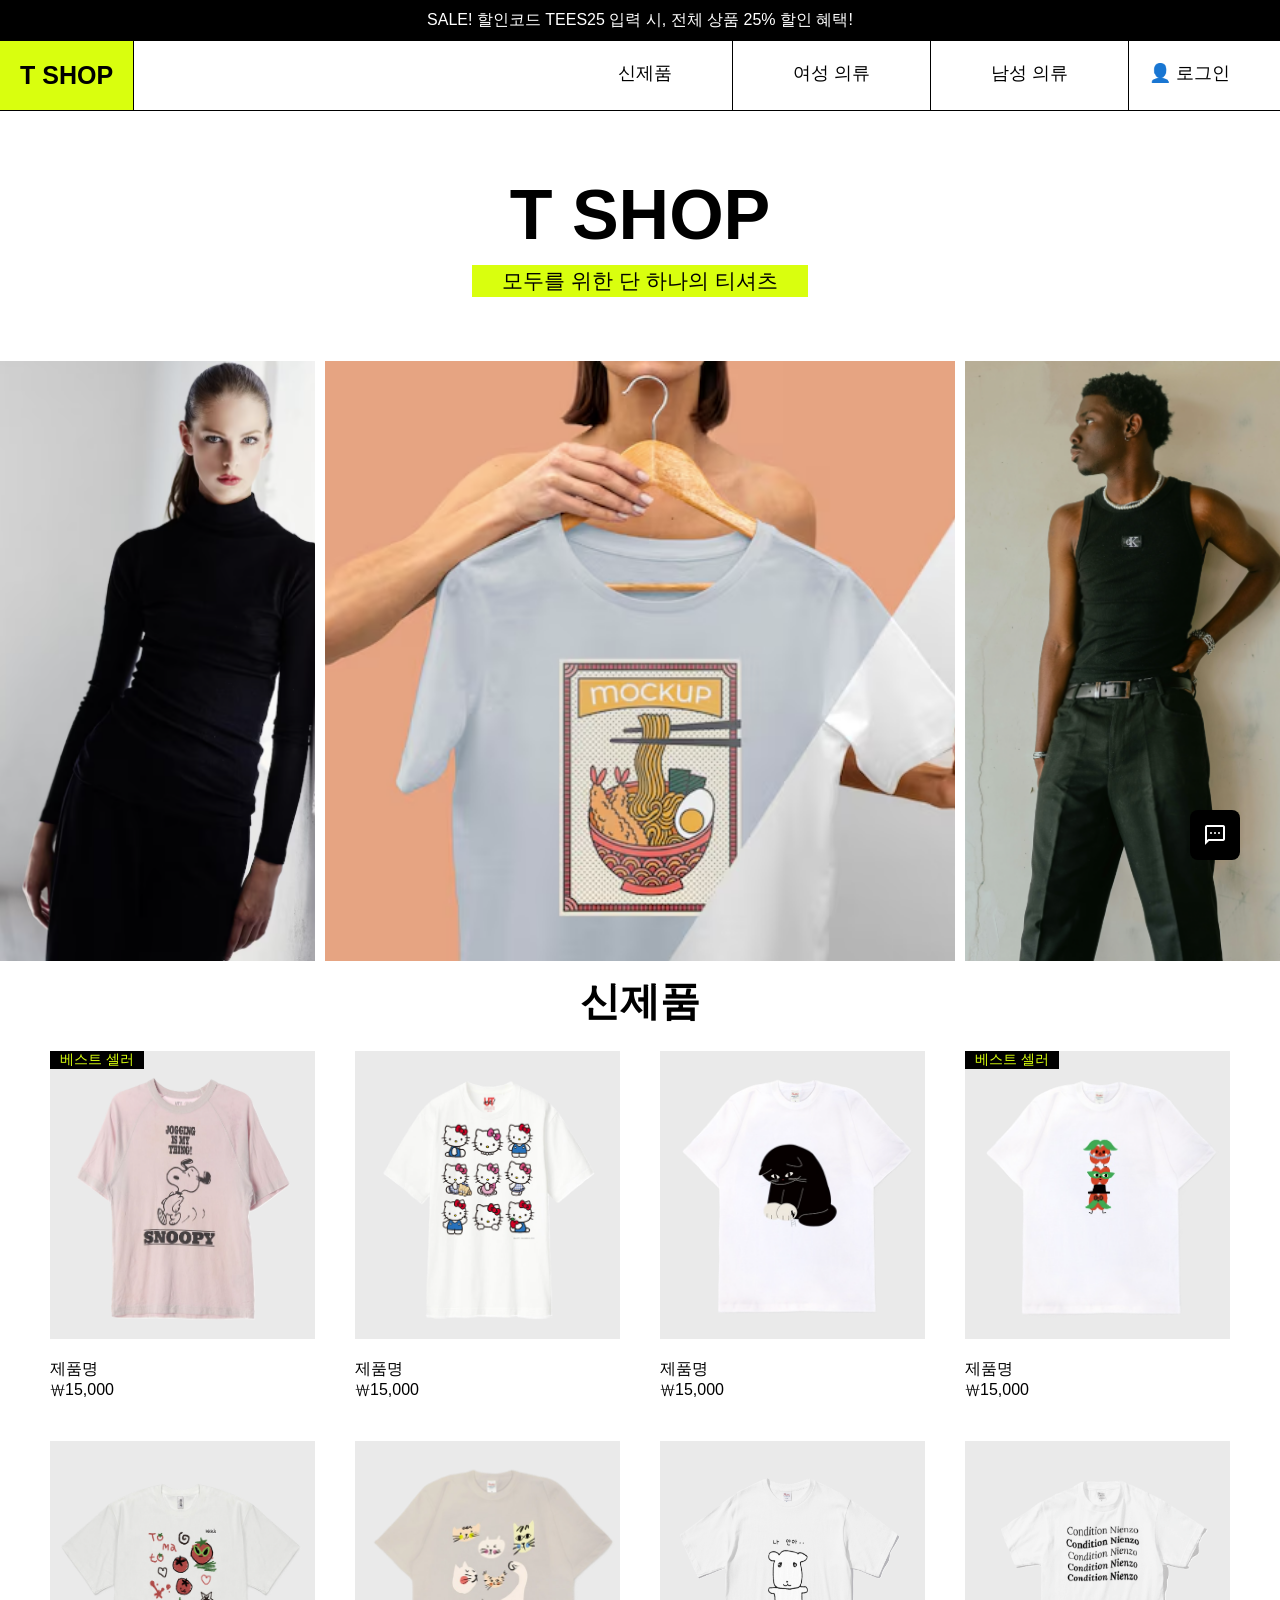
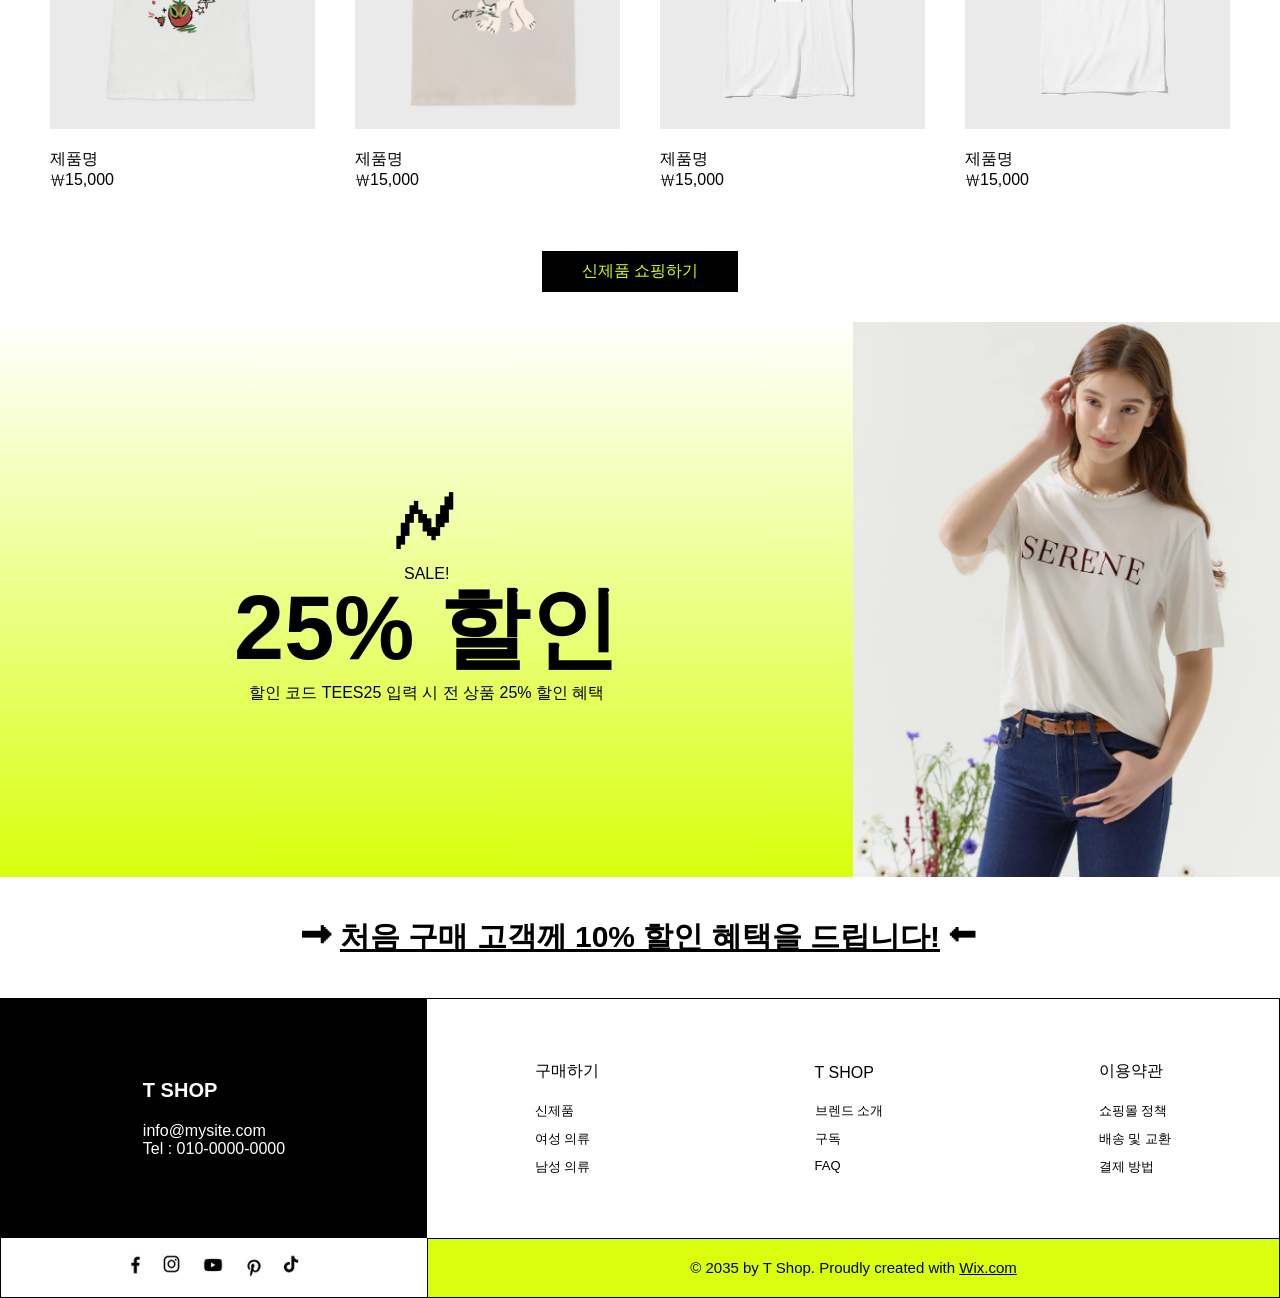
<file: index.html>
<!doctype html>
<html lang="ko">
  <head>
    <meta charset="UTF-8" />
    <meta name="viewport" content="width=device-width, initial-scale=1.0" />
    <link
      rel="stylesheet"
      href="https://fonts.googleapis.com/css2?family=Material+Symbols+Outlined:opsz,wght,FILL,GRAD@24,400,0,0&icon_names=sms"
    />
    <link rel="stylesheet" href="./style.css" />
    <title>shopping-djh</title>
  </head>
  <body>
    <div class="container">
      <div class="header-info">
        <p>SALE! 할인코드 TEES25 입력 시, 전체 상품 25% 할인 혜택!</p>
      </div>

      <div class="header">
        <a href="" class="header-logo">T SHOP</a>
        <div class="header-box">
          <div class="header-category">
            <a href=""><span>신제품</span></a>
            <a href=""><span>여성 의류</span></a>
            <a href=""><span>남성 의류</span></a>
          </div>

          <div class="login">
            <a href="./login/login.html">👤 로그인</a>
          </div>
        </div>
      </div>

      <div class="header-title">
        <h1>T SHOP</h1>
        <p>모두를 위한 단 하나의 티셔츠</p>
      </div>

      <!-- 메인 이미지 -->
      <div class="main-img">
        <div
          class="title-img"
          style="background-image: url(&quot;../img/woman.png&quot;)"
        >
          <span class="title-info">여성 의류 쇼핑하기</span>
        </div>

        <div
          class="title-img"
          style="background-image: url(&quot;../img/t-shirt.png&quot;)"
        >
          <span class="title-info">신제품 쇼핑하기</span>
        </div>

        <div
          class="title-img"
          style="background-image: url(&quot;../img/man.png&quot;)"
        >
          <span class="title-info">남성 의류 쇼핑하기</span>
        </div>
      </div>

      <div class="main-title">
        <h1>신제품</h1>
      </div>

      <!-- 상품 리스트 -->
      <div class="main-content" id="main">
        <div class="card">
          <div class="item">
            <img src="../img/t1.png" alt="" />
            <span class="best">베스트 셀러</span>
          </div>

          <div class="price">
            <p>제품명</p>
            <p>₩15,000</p>
          </div>
        </div>

        <div class="card">
          <div class="item"><img src="../img/t2.png" alt="" /></div>
          <div class="price">
            <p>제품명</p>
            <p>₩15,000</p>
          </div>
        </div>

        <div class="card">
          <div class="item"><img src="../img/t3.png" alt="" /></div>
          <div class="price">
            <p>제품명</p>
            <p>₩15,000</p>
          </div>
        </div>

        <div class="card">
          <div class="item">
            <img src="../img/t4.png" alt="" />
            <span class="best">베스트 셀러</span>
          </div>
          <div class="price">
            <p>제품명</p>
            <p>₩15,000</p>
          </div>
        </div>

        <div class="card">
          <div class="item"><img src="../img/t5.png" alt="" /></div>
          <div class="price">
            <p>제품명</p>
            <p>₩15,000</p>
          </div>
        </div>

        <div class="card">
          <div class="item"><img src="../img/t6.png" alt="" /></div>
          <div class="price">
            <p>제품명</p>
            <p>₩15,000</p>
          </div>
        </div>

        <div class="card">
          <div class="item"><img src="../img/t7.png" alt="" /></div>
          <div class="price">
            <p>제품명</p>
            <p>₩15,000</p>
          </div>
        </div>

        <div class="card">
          <div class="item"><img src="../img/t8.png" alt="" /></div>
          <div class="price">
            <p>제품명</p>
            <p>₩15,000</p>
          </div>
        </div>
      </div>

      <div class="bottom-btn">
        <a href="#main">신제품 쇼핑하기</a>
      </div>

      <div class="sub-main">
        <div class="sub-main-title">
          <p class="sub-main-title-1">🗲</p>

          <p>SALE!</p>
          <p class="sale-title">25% 할인</p>

          <p class="sale-sub">할인 코드 TEES25 입력 시 전 상품 25% 할인 혜택</p>
        </div>
        <div class="sub-main-img"></div>
      </div>

      <div class="bottom-title">
        <span class="bottom-text"
          >➡ <a href="">처음 구매 고객께 10% 할인 혜택을 드립니다!</a> ⬅</span
        >
      </div>

      <div class="footer">
        <div class="footer-card1">
          <div class="footer-card1-info">
            <span>T SHOP</span>
            <p>
              info@mysite.com
              <br />
              Tel : 010-0000-0000
            </p>
          </div>
        </div>
        <div class="footer-card2">
          <div class="footer-card2-info">
            <span>구매하기</span>
            <div class="footer-card2-sub-info">
              <span>신제품</span>
              <span>여성 의류</span>
              <span>남성 의류</span>
            </div>
          </div>

          <div class="footer-card2-info">
            <span>T SHOP</span>
            <div class="footer-card2-sub-info">
              <span>브렌드 소개</span>
              <span>구독</span>
              <span>FAQ</span>
            </div>
          </div>

          <div class="footer-card2-info">
            <span>이용약관</span>
            <div class="footer-card2-sub-info">
              <span>쇼핑몰 정책</span>
              <span>배송 및 교환</span>
              <span>결제 방법</span>
            </div>
          </div>
        </div>
        <div class="footer-card3">
          <ul class="footer-card3-list">
            <li>
              <a href="https://www.facebook.com/wix" target="_blank"
                ><img src="../img/face.png" alt="facebook"
              /></a>
            </li>
            <li>
              <a href="https://www.facebook.com/wix" target="_blank"
                ><img src="../img/insta.png" alt="insta"
              /></a>
            </li>
            <li>
              <a href="https://www.facebook.com/wix" target="_blank"
                ><img src="../img/youtube.png" alt="youtube"
              /></a>
            </li>
            <li>
              <a href="https://www.facebook.com/wix" target="_blank"
                ><img src="../img/circle.png" alt="circle"
              /></a>
            </li>
            <li>
              <a href="https://www.facebook.com/wix" target="_blank"
                ><img src="../img/ticiok.png" alt="ticiok"
              /></a>
            </li>
          </ul>
        </div>
        <div class="footer-card4">
          <span>
            © 2035 by T Shop. Proudly created with
            <a href="" target="_blank">Wix.com</a></span
          >
        </div>
      </div>
      <a href="" class="chat-a"
        ><span class="material-symbols-outlined chat-icon"> sms </span></a
      >
      <div class="chat"></div>
    </div>
  </body>
</html>
</file>
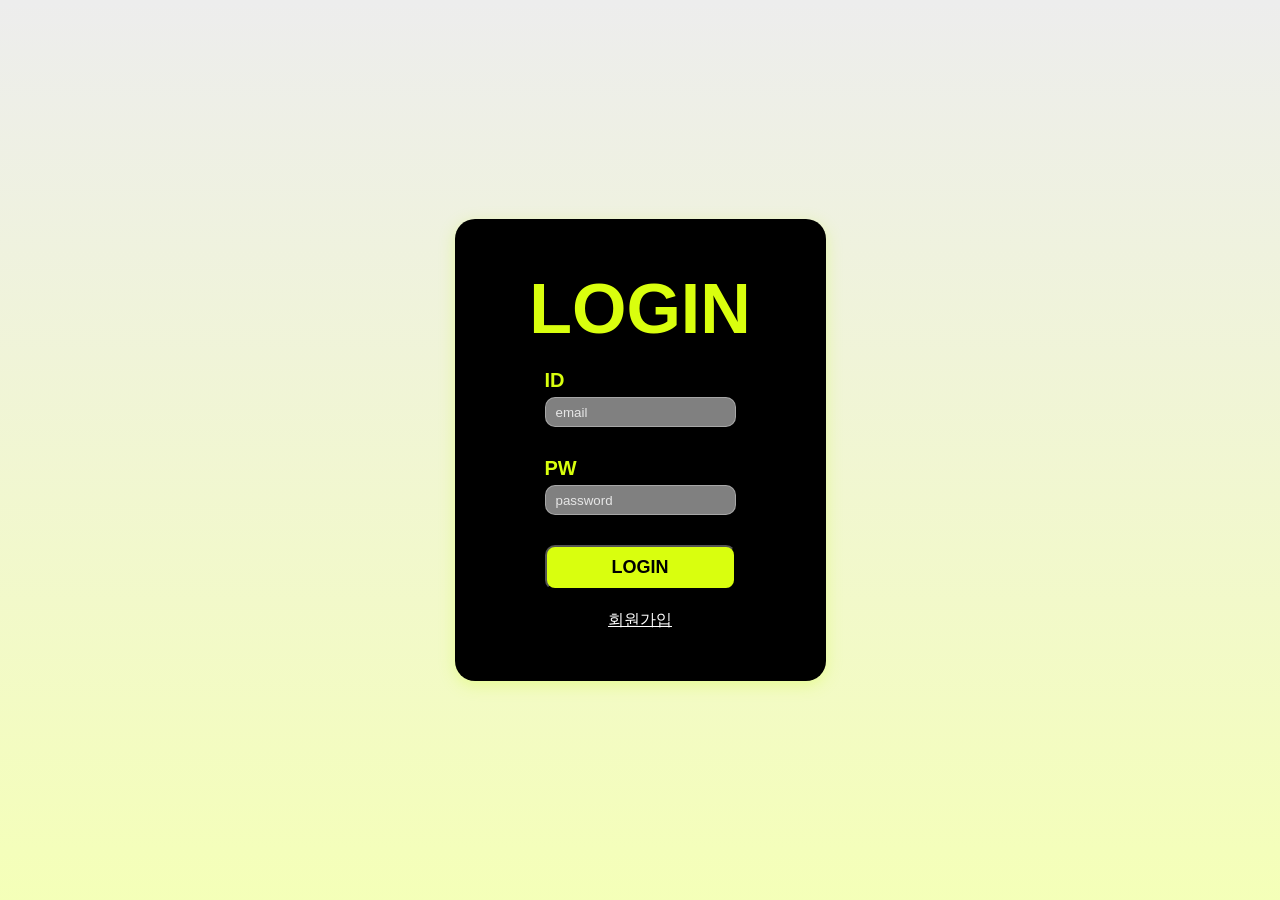
<file: login/login.html>
<!doctype html>
<html lang="ko">
  <head>
    <meta charset="UTF-8" />
    <meta name="viewport" content="width=device-width, initial-scale=1.0" />
    <link rel="stylesheet" href="./login.css" />
    <title>test7-login</title>
  </head>
  <body>
    <div class="container">
      <div class="login">
        <h1>LOGIN</h1>
        <form action="">
          <div class="login-form">
            <div class="id-form">
              <label for="user-id">ID</label>
              <input type="email" id="user-id" placeholder="email" required />
            </div>

            <div class="pw-form">
              <label for="user-pw">PW</label>
              <input
                type="password"
                id="user-pw"
                placeholder="password"
                required
              />
            </div>
            <button type="submit" class="login-btn">LOGIN</button>
          </div>
        </form>
        <a href="../signup/signup.html" class="signup">회원가입</a>
      </div>
    </div>
  </body>
</html>
</file>
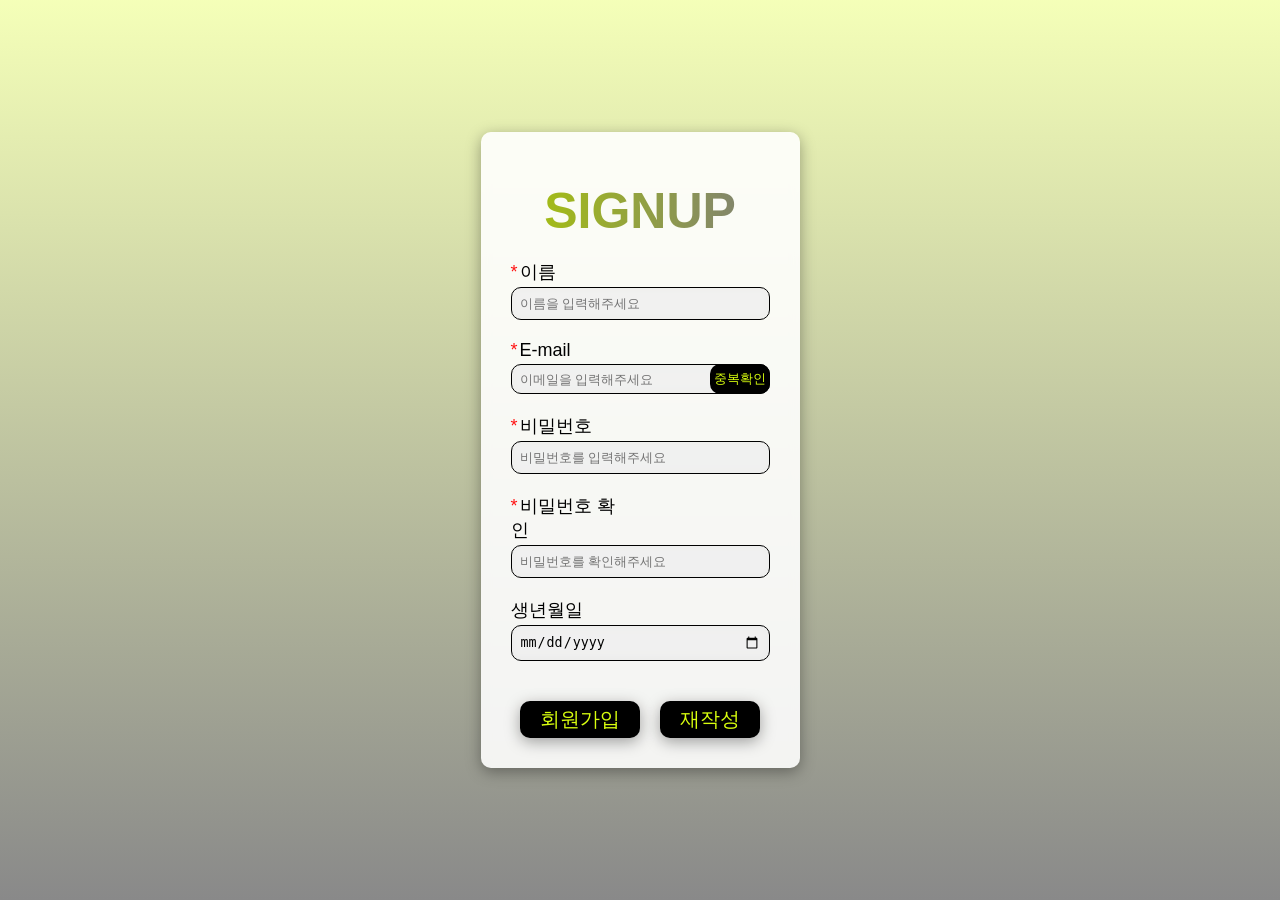
<file: signup/signup.html>
<!doctype html>
<html lang="ko">
  <head>
    <meta charset="UTF-8" />
    <meta name="viewport" content="width=device-width, initial-scale=1.0" />
    <link rel="stylesheet" href="./signup.css" />
    <title>test7-signup</title>
  </head>
  <body>
    <div class="container">
      <div class="signup">
        <h1>SIGNUP</h1>

        <form action="">
          <div class="signup-form">
            <div class="user-name user">
              <label for="name" class="req">이름</label>
              <input
                type="text"
                id="name"
                required
                placeholder="이름을 입력해주세요"
              />
            </div>

            <div class="user-email user">
              <label for="email" class="req">E-mail</label>
              <div class="email-chk">
                <input
                  type="email"
                  id="email"
                  required
                  placeholder="이메일을 입력해주세요"
                />
                <button type="submit" class="emailchk">중복확인</button>
              </div>
            </div>

            <div class="user-pw user">
              <label for="pw" class="req">비밀번호</label>
              <input
                type="password"
                id="pw"
                required
                placeholder="비밀번호를 입력해주세요"
              />
            </div>

            <div class="user-pwck user">
              <label for="pwck" class="req">비밀번호 확인</label>
              <input
                type="password"
                id="pwck"
                required
                placeholder="비밀번호를 확인해주세요"
              />
            </div>

            <div class="user-birth user">
              <label for="birth">생년월일</label>
              <input type="date" id="birth" />
            </div>

            <div class="signup-btn">
              <button type="submit" class="sign-btn">회원가입</button>
              <button type="reset" class="reset-btn">재작성</button>
            </div>
          </div>
        </form>
      </div>
    </div>
  </body>
</html>
</file>
<file: style.css>
* {
  margin: 0;
  padding: 0;
  box-sizing: border-box;
}

body {
  white-space: nowrap;
  font-family: 'Segoe UI', Tahoma, Geneva, Verdana, sans-serif;
}

.header-info {
  background-color: #000;
  color: #fff;
  padding: 10px;
  text-align: center;
}

.header {
  display: flex;
  justify-content: space-between;
  gap: 50px;
  /* 화면 줄어들어도 줄바꿈 방지해줌 */
  white-space: nowrap;
  border-bottom: 1px solid #000;
}

.header-box {
  display: flex;
  gap: 20px;
}

.header-logo {
  color: #000;
}

.header-category {
  display: flex;
  align-items: stretch;
  font-size: 18px;
}

.header-category > a {
  display: block;
  padding: 20px 60px;
  border-right: 1px solid #000;
  text-decoration: none;
  color: #000;
}

.header-category > a:hover {
  color: #d9ff0e;
  background-color: #000;
}

.header-logo {
  border-right: 1px solid #000;
  padding: 20px;
  font-size: 25px;
  font-weight: 600;
  background-color: #d9ff0e;
  text-decoration: none;
}

.login {
  display: flex;
  justify-content: center;
  padding: 20px 50px 0 0;
  font-size: 18px;
}

.login > a {
  text-decoration: none;
  color: #000;
}

.header-title {
  display: flex;
  flex-direction: column;
  justify-content: center;
  align-items: center;
  height: 250px;
  gap: 10px;
}

.header-title > h1 {
  font-size: 70px;
  font-weight: 900;
}

.header-title > p {
  font-size: 21px;
  padding: 2px 30px;
  display: inline-block; /* 배경이 글자 길이에 맞게 설정되도록 권장 */

  /* 기본 배경색 대신 그라데이션 사용 */
  background-image: linear-gradient(#d9ff0e, #d9ff0e);
  background-repeat: no-repeat;
  background-size: 0% 100%; /* 처음에는 너비가 0 */
  background-position: left; /* 왼쪽에서 시작 */

  /* 애니메이션 실행 */
  animation: draw-line 0.8s ease-out forwards;
}

/* 슥 긋는 애니메이션 정의 */
@keyframes draw-line {
  to {
    background-size: 100% 100%; /* 마지막엔 100% 채워짐 */
  }
}
.main-img {
  display: grid;
  grid-template-columns: 1fr 2fr 1fr;
  gap: 10px;
}

.title-img {
  background-position: top;
  background-repeat: no-repeat;
  background-size: cover;
  height: 600px;
  position: relative; /* 추가 (중요) */
  display: flex;
  justify-content: center;
  align-items: flex-end;
  padding-bottom: 50px;
}

.title-img::after {
  content: '';
  position: absolute;
  inset: 0;
  background: linear-gradient(#ffffff00 30%, #dbff0e5d);
  opacity: 0;
  transition: all 0.5s;
}

.title-img:hover::after {
  opacity: 1;
}

.title-info {
  color: #fff;
  font-size: 20px;
  display: none;
  white-space: nowrap;
}

.title-img:nth-child(2) .title-info {
  color: #000;
}

.title-img:hover .title-info {
  display: block;
  transition: all 1s;
}

/* main ------------------------------------------- */
.main-title {
  /* background-color: aqua; */
  height: 80px;
  display: flex;
  justify-content: center;
  align-items: center;
}

.main-title > h1 {
  font-size: 40px;
  font-weight: 900;
}

.main-content {
  padding: 0 40px;
  display: grid;
  grid-template-columns: repeat(4, 1fr);
  grid-template-rows: repeat(2, 1fr);
  gap: 20px;
}

.card {
  padding: 10px;
  display: flex;
  flex-direction: column;
  gap: 20px;
  position: relative;
}

.item {
  width: 100%;
  min-height: 200px;
  transition: 0.3s;
  background-color: #eaeaea;
  position: relative;
  display: flex;
  justify-content: center;
  flex: 1;
}

.item > img {
  width: 100%;
}

.best {
  position: absolute;
  top: 0;
  left: 0;
  background-color: #000;
  color: #d9ff0e;
  padding: 0 10px;
  font-size: 14px; /* 글자 크기를 px로 고정 */
  white-space: nowrap; /* 화면이 좁아져도 글자가 아래로 줄바꿈되지 않게 함 */
  width: max-content; /* 내용(글자)만큼의 너비를 무조건 유지 */
  z-index: 10;
}

.item > img:hover {
  transform: scale(1.1);
  transition: 0.5s;
}

.bottom-btn {
  padding: 50px 0 30px;
  display: flex;
  justify-content: center;
}

.bottom-btn > a {
  text-decoration: none;
  background-color: #000;
  color: #d9ff0e;
  padding: 10px 40px;
}

.bottom-btn > a:hover {
  background-color: #d9ff0e;
  color: #000;
  transition: 0.5s;
  border: 1px solid #000;
}

.sub-main {
  display: grid;
  grid-template-columns: 2fr 1fr;
}

.sub-main-title {
  display: flex;
  flex-direction: column;
  justify-content: center;
  align-items: center;
  background: linear-gradient(#fff, #d9ff0e);
}

.sub-main-img {
  background-image: url('../img/girl.png');
  padding-top: 130%;
  background-position: center;
  background-repeat: no-repeat;
  background-size: cover;
}

.sub-main-title-1 {
  font-size: 70px;
}

.sale-title {
  font-size: 90px;
  font-weight: 900;
  padding: 0;
  vertical-align: top;
  line-height: 1;
}

.sale-sub {
  padding: 10px;
}

.bottom-title {
  display: flex;
  justify-content: center;
  align-items: center;
  padding: 40px;
}

.bottom-text {
  font-size: 30px;
  color: #000;
  font-weight: 900;
}

.bottom-text > a {
  color: #000;
}

.footer {
  display: grid;
  grid-template-columns: 2fr 4fr;
  grid-template-rows: 4fr 1fr;
  border: 1px solid #000;
  min-height: 300px;
}

.footer-card1 {
  background-color: #000;
  display: flex;
  flex-direction: column;
  justify-content: center;
  align-items: center;
  gap: 20px;
}

.footer-card1-info {
  display: flex;
  flex-direction: column;
  gap: 20px;
}

.footer-card1-info > span {
  color: #fff;
  font-weight: 700;
  font-size: 20px;
}

.footer-card1-info > p {
  color: #fff;
}

.footer-card4 {
  background-color: #d9ff0e;
  padding: 20px;
  border-top: 1px solid #000;
  border-left: 1px solid #000;
}

.footer-card2 {
  display: flex;
  justify-content: space-around;
  align-items: center;
}

.footer-card2-info {
  display: flex;
  flex-direction: column;
  gap: 20px;
}

.footer-card2-sub-info {
  display: flex;
  flex-direction: column;
  font-size: 13px;
  gap: 10px;
}

.footer-card3 {
  display: flex;
  justify-content: center;
  align-items: center;
}

.footer-card3-list {
  list-style: none;
  display: flex;
  justify-content: center;
  align-items: center;
  gap: 13px;
}

.footer-card4 {
  display: flex;
  justify-content: center;
  align-items: center;
  font-size: 15px;
}

.footer-card4 a {
  color: #000;
}

.chat {
  position: relative;
  display: flex;
  justify-content: center;
  align-items: center;
}

.chat-icon {
  background-color: #000;
  width: 50px;
  height: 50px;
  text-align: center;
  line-height: 50px;
  border-radius: 8px;
  position: fixed;
  bottom: 40px;
  right: 40px;
}

.chat-a {
  text-decoration: none;
  color: #fff;
}

.chat-icon:hover {
  background-color: #d9ff0e;
  color: #000;
  transition: all 0.5s;
}

@media (max-width: 768px) {
  .main-content {
    display: grid;
    grid-template-columns: repeat(auto-fill, minmax(250px, 1fr));
  }

  .header {
    display: flex;
    flex-direction: column;
    border-bottom: 1px solid #000;
    gap: 0;
  }

  .header-box {
    display: flex;
    gap: 20px;
  }

  .header-logo {
    color: #000;
  }

  .header-category {
    display: flex;
    align-items: stretch;
    font-size: 12px;
    text-align: center;
  }

  .header-category > a {
    display: block;
    padding: 10px 30px;
    text-decoration: none;
    color: #000;
  }

  .header-category > a:hover {
    color: #d9ff0e;
    background-color: #000;
  }

  .header-logo {
    border: none;
    font-size: 20px;
    font-weight: 600;
    background-color: #d9ff0e;
    text-decoration: none;
  }

  .login {
    display: flex;
    justify-content: center;
    padding: 0;
    font-size: 12px;
    align-items: center;
  }

  .login > a {
    text-decoration: none;
    color: #000;
  }

  .sub-main {
    display: grid;
    grid-template-columns: 2fr 1fr;
  }

  .sub-main-title {
    display: flex;
    flex-direction: column;
    justify-content: center;
    align-items: center;
    background: linear-gradient(#fff, #d9ff0e);
  }

  .sub-main-img {
    background-image: url('../img/girl.png');
    padding-top: 130%;
    background-position: center;
    background-repeat: no-repeat;
    background-size: cover;
  }

  .sub-main-title-1 {
    font-size: 40px;
  }

  .sale-title {
    font-size: 50px;
    font-weight: 900;
    padding: 0;
    vertical-align: top;
    line-height: 1;
  }

  .sale-sub {
    padding: 8px;
    font-size: 12px;
  }

  .bottom-text {
    font-size: 15px;
    color: #000;
    font-weight: 900;
  }

  .footer {
    display: grid;
    grid-template-columns: 2fr 4fr;
    grid-template-rows: 4fr 1fr;
    border: 1px solid #000;
    min-height: 300px;
  }

  .footer-card1 {
    background-color: #000;
    display: flex;
    flex-direction: column;
    justify-content: center;
    align-items: center;
    gap: 20px;
  }

  .footer-card1-info {
    display: flex;
    flex-direction: column;
    gap: 20px;
  }

  .footer-card1-info > span {
    color: #fff;
    font-weight: 700;
    font-size: 20px;
  }

  .footer-card1-info > p {
    color: #fff;
    font-size: 13px;
  }

  .footer-card4 {
    background-color: #d9ff0e;
    padding: 20px;
    border-top: 1px solid #000;
    border-left: 1px solid #000;
  }

  .footer-card2 {
    display: flex;
    justify-content: space-around;
    align-items: center;
    font-size: 10px;
  }

  .footer-card2-info {
    display: flex;
    flex-direction: column;
    gap: 10px;
    font-size: 10px;
  }

  .footer-card2-sub-info {
    display: flex;
    flex-direction: column;
    font-size: 13px;
    gap: 8px;
  }

  .footer-card3 {
    display: flex;
    justify-content: center;
    align-items: center;
  }

  .footer-card3-list {
    list-style: none;
    display: flex;
    justify-content: center;
    align-items: center;
    gap: 13px;
  }

  .footer-card4 {
    display: flex;
    justify-content: center;
    align-items: center;
    font-size: 5px;
  }

  .footer-card4 a {
    color: #000;
  }
}
</file>
<file: login/login.css>
* {
  margin: 0;
  padding: 0;
  box-sizing: border-box;
}

body {
  background: linear-gradient(#00000012, #dbff0e4b);
  min-height: 100vh;
  background-attachment: fixed; /* 스크롤 해도 배경 고정 (선택사항) */
  font-family: Arial, Helvetica, sans-serif;
}

.container {
  display: flex;
  height: 100vh;
  justify-content: center;
  align-items: center;
}

.login {
  width: 40%px;
  padding: 50px;
  background-color: #000000;
  text-align: center;
  display: flex;
  flex-direction: column;
  gap: 20px;
  border-radius: 20px;
  box-shadow: 0 4px 15px rgba(205, 255, 53, 0.35);
}

.login > h1 {
  color: #d9ff0e;
  font-size: 70px;
  font-weight: 900;
}

.login-form {
  display: flex;
  flex-direction: column;
  gap: 30px;
  padding: 0 40px;
}

.id-form,
.pw-form {
  color: #d9ff0e;
  display: flex;
  flex-direction: column;
  align-items: flex-start;
  gap: 5px;
}

.id-form > label,
.pw-form > label {
  font-size: 20px;
  font-weight: 700;
}

.id-form > input,
.pw-form > input {
  width: 100%;
  height: 30px;
  border-radius: 10px;
  padding: 10px;
  background-color: rgba(255, 255, 255, 0.5);
  border: 1px solid rgba(255, 255, 255, 0.3);
  backdrop-filter: blur(5px);
  color: rgb(0, 0, 0);
  outline: none;
}

input::placeholder {
  color: rgba(255, 255, 255, 0.8);
  opacity: 1; /* 브라우저 기본 투명도를 무시하고 100% 출력 */
}

.id-form > input:focus,
.pw-form > input:focus {
  border: 2px solid #d9ff0e;
}

.login-btn {
  background-color: #d9ff0e;
  padding: 10px;
  border-radius: 10px;
  font-weight: 900;
  font-size: 18px;
  cursor: pointer;
}

.login-btn:hover {
  background-color: #000000;
  color: #d9ff0e;
  border: 1px solid #fff;
  transition: all 0.5s;
}

.signup {
  color: #fff;
}

@media (max-width: 780px) {
  .container {
    display: flex;
    height: 100vh;
    justify-content: center;
    align-items: center;
  }

  .login {
    width: 60%;
    padding: 50px;
    background-color: #000000;
    text-align: center;
    display: flex;
    flex-direction: column;
    gap: 20px;
    border-radius: 20px;
    box-shadow: 0 4px 15px rgba(205, 255, 53, 0.35);
  }
  .login > h1 {
    color: #d9ff0e;
    font-size: 40px;
    font-weight: 900;
  }

  .login-form {
    display: flex;
    flex-direction: column;
    gap: 30px;
    padding: 0 10px;
  }
}
</file>
<file: signup/signup.css>
* {
  margin: 0;
  padding: 0;
  box-sizing: border-box;
}

body {
  background: linear-gradient(#dbff0e4b, #00000076);
  min-height: 100vh;
  background-attachment: fixed; /* 스크롤 해도 배경 고정 (선택사항) */
  font-family: Arial, Helvetica, sans-serif;
}

.container {
  display: flex;
  height: 100vh;
  justify-content: center;
  align-items: center;
}

.signup {
  padding: 30px;
  border-radius: 10px;
  background-color: rgba(255, 255, 255, 0.885);
  backdrop-filter: blur(5px);
  color: rgb(0, 0, 0);
  outline: none;
  box-shadow: 0 4px 15px rgba(0, 0, 0, 0.35);
}

.signup h1 {
  text-align: center;
  font-size: 50px;
  padding: 20px;
  font-weight: 900;
  background: linear-gradient(to right, #a8c409, #00000081);
  -webkit-background-clip: text;
  background-clip: text;
  color: transparent;
}

.signup-form {
  display: flex;
  flex-direction: column;
  gap: 20px;
}

.user {
  display: flex;
  flex-direction: column;
  align-items: flex-start;
  gap: 3px;
}

.user label {
  width: 120px;
  font-size: 18px;
  font-weight: 500;
}

.user input {
  flex: 1;
  width: 100%;
  height: 30px;
  border-radius: 10px;
  padding: 8px;
  background-color: #b8b8b831;
  border: 1px solid rgb(0, 0, 0);
  backdrop-filter: blur(5px);
  color: rgb(0, 0, 0);
  outline: none;
}

.user input:focus {
  border: 3px solid #000000;
}

.req::before {
  content: "*";
  color: #ff1212;
  margin-right: 2px;
}

.emailchk {
  width: 60px;
  margin-left: 10px;
  background-color: #000000;
  border-radius: 10px;
  color: #d9ff0e;
  border: none;
  padding: 6px 0;
  cursor: pointer;
  position: absolute;
  right: 30px;
}

.emailchk:hover {
  background-color: #d9ff0e;
  color: #000;
  border: 1px solid #000;
  padding: 5px 0;
  transition: all 0.5s;
}

.email-chk {
  display: flex;
}

.email-chk input {
  position: relative;
  padding-right: 80px;
}

.signup-btn {
  display: flex;
  justify-content: center;
  align-items: center;
  gap: 20px;
  padding-top: 20px;
}

.signup-btn button {
  padding: 5px 20px;
  border-radius: 10px;
  font-size: 20px;
  cursor: pointer;
  border: none;
  box-shadow: 0 4px 15px rgba(0, 0, 0, 0.35);
  background-color: #000;
  color: #d9ff0e;
}

.signup-btn button:hover {
  background-color: #d4f518;
  color: #000;
  transition: all 0.5s;
  border: 1px solid #000;
}

@media (max-width: 630px) {
  .signup-form {
    display: flex;
    flex-direction: column;
    gap: 30px;
    padding: 0 10px;
  }
}
</file>
